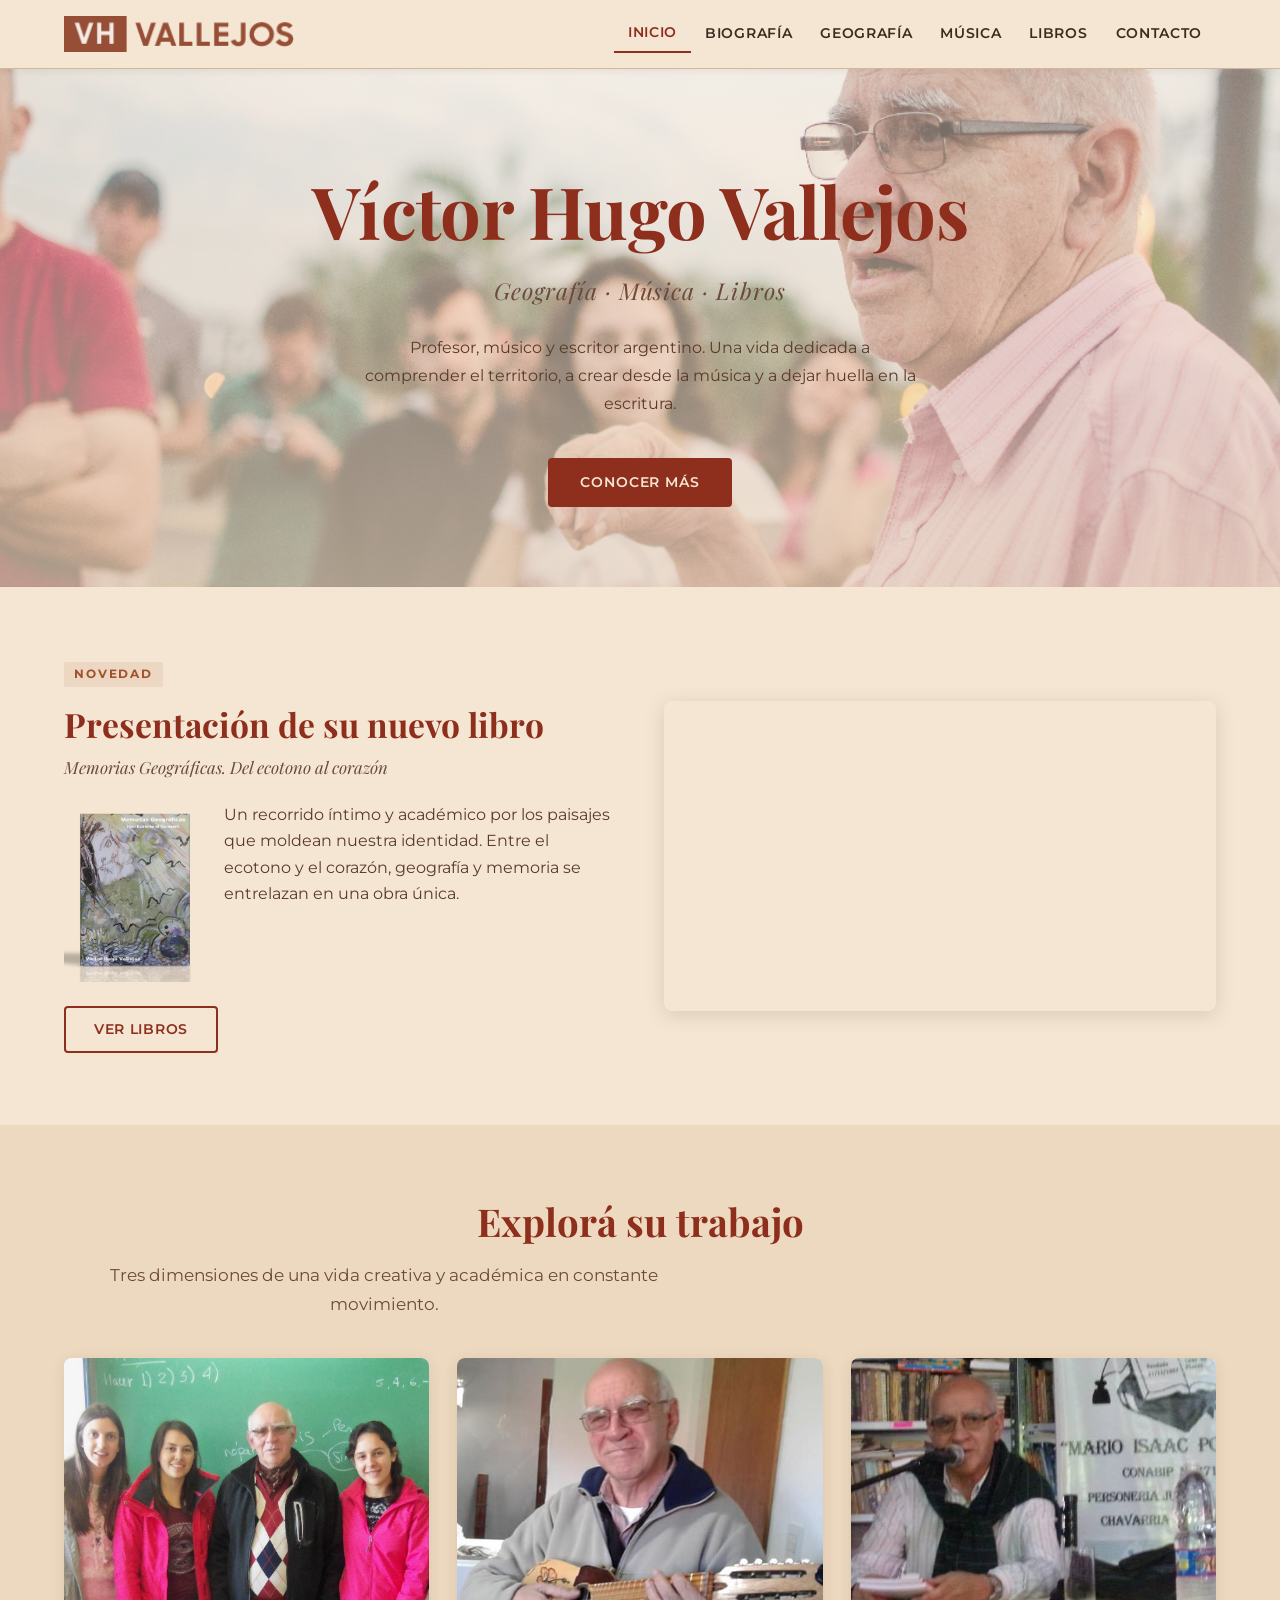
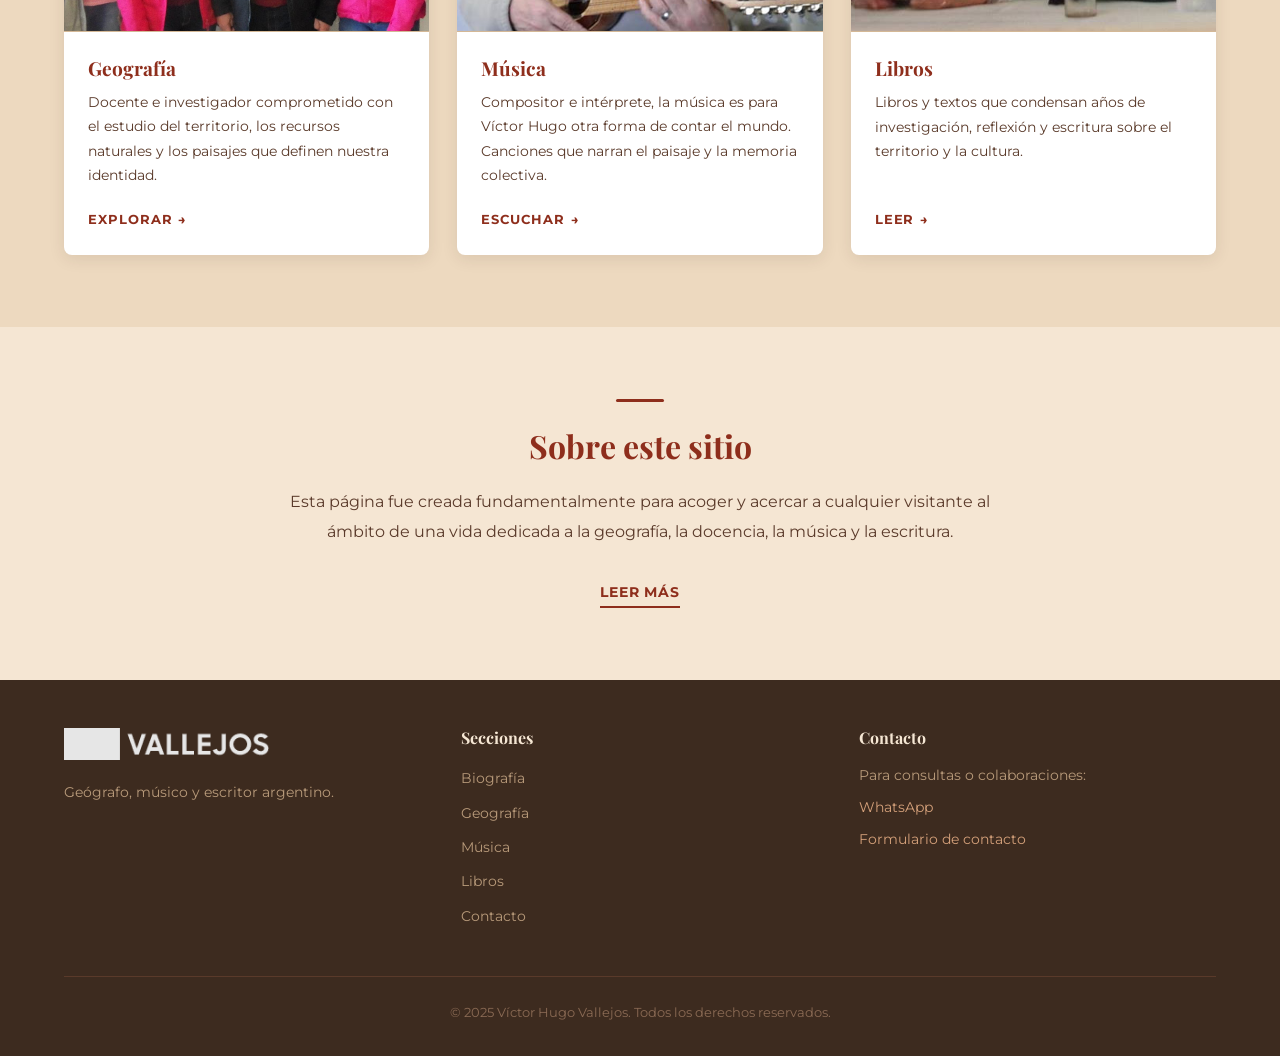
<file: index.html>
<!DOCTYPE html>
<html lang="es">
<head>
  <meta charset="UTF-8" />
  <meta name="viewport" content="width=device-width, initial-scale=1.0" />
  <title>Víctor Hugo Vallejos — Geógrafo, Músico y Escritor</title>
  <meta name="description" content="Sitio personal de Víctor Hugo Vallejos, profesor de geografía, músico y autor argentino. Geografía, música y libros." />
  <link rel="shortcut icon" href="img/favicon2.png" type="image/png" />
  <link rel="apple-touch-icon" href="img/favicon2.png" />
  <meta name="author" content="Víctor Hugo Vallejos" />

  <!-- Open Graph -->
  <meta property="og:title" content="Víctor Hugo Vallejos — Geógrafo, Músico y Escritor" />
  <meta property="og:description" content="Una vida dedicada a la geografía, la docencia, la música y la escritura." />
  <meta property="og:type" content="website" />

  <!-- Google Fonts -->
  <link rel="preconnect" href="https://fonts.googleapis.com" />
  <link rel="preconnect" href="https://fonts.gstatic.com" crossorigin />
  <link href="https://fonts.googleapis.com/css2?family=Playfair+Display:ital,wght@0,400;0,600;0,700;1,400;1,600&family=Montserrat:wght@400;500;600;700&display=swap" rel="stylesheet" />

  <link rel="stylesheet" href="css/styles.css" />
</head>
<body>

  <!-- Skip to main content (accessibility) -->
  <a href="#main-content" class="skip-link">Saltar al contenido principal</a>

  <!-- ===== HEADER ===== -->
  <input type="checkbox" id="nav-toggle" class="nav-toggle" aria-hidden="true" />

  <header class="site-header" role="banner">
    <div class="container header-inner">

      <a href="index.html" class="site-logo" aria-label="VH Vallejos — Inicio">
        <img src="img/vhvalle5.png" alt="VH Vallejos" class="logo-img" />
      </a>

      <label for="nav-toggle" class="nav-toggle-label" aria-label="Abrir menú de navegación">
        <span></span>
        <span></span>
        <span></span>
      </label>

      <nav aria-label="Navegación principal">
        <ul class="main-nav" role="list">
          <li><a href="index.html" class="active" aria-current="page">Inicio</a></li>
          <li><a href="biografia.html">Biografía</a></li>
          <li><a href="geografia.html">Geografía</a></li>
          <li><a href="musica.html">Música</a></li>
          <li><a href="libros.html">Libros</a></li>
          <li><a href="contacto.html">Contacto</a></li>
        </ul>
      </nav>

    </div>
  </header>

  <!-- ===== MAIN ===== -->
  <main id="main-content">

    <!-- ─── HERO ─── -->
    <section class="hero" aria-label="Presentación" data-testid="home-hero-section">
      <div class="container">
        <h1 class="hero-title" data-testid="home-hero-title">Víctor Hugo Vallejos</h1>
        <p class="hero-disciplines" data-testid="home-hero-disciplines">Geografía · Música · Libros</p>
        <p class="hero-tagline">
          Profesor, músico y escritor argentino. Una vida dedicada a comprender
          el territorio, a crear desde la música y a dejar huella en la escritura.
        </p>
        <a href="biografia.html" class="hero-cta" data-testid="home-hero-cta-link">Conocer más</a>
      </div>
    </section>

    <!-- ─── PRESENTACIÓN ─── -->
    <section class="presentacion" aria-labelledby="presentacion-heading" data-testid="home-presentacion-section">
      <div class="container">
        <div class="presentacion-inner">

          <div class="presentacion-text">
            <span class="label">Novedad</span>
            <h2 id="presentacion-heading" data-testid="home-presentacion-title">
              Presentación de su nuevo libro
            </h2>
            <p class="book-subtitle">
              Memorias Geográficas. Del ecotono al corazón
            </p>
            <div class="book-cover-row">
              <img src="img/tapa-memorias.png" alt="Tapa del libro Memorias Geográficas. Del ecotono al corazón" class="book-cover" />
              <p>
                Un recorrido íntimo y académico por los paisajes que moldean
                nuestra identidad. Entre el ecotono y el corazón,
                geografía y memoria se entrelazan en una obra única.
              </p>
            </div>
            <a href="libros.html" class="btn-outline" data-testid="home-presentacion-more-link">
              Ver libros
            </a>
          </div>

          <div class="video-container" data-testid="home-presentacion-video">
            <iframe
              src="https://www.youtube.com/embed/RRUpbRRSups?si=ajOpHUud2SYTenJ1"
              title="Presentación: Memorias Geográficas. Del ecotono al corazón"
              allow="accelerometer; autoplay; clipboard-write; encrypted-media; gyroscope; picture-in-picture"
              allowfullscreen
              loading="lazy"
            ></iframe>
          </div>

        </div>
      </div>
    </section>

    <!-- ─── QUICK LINKS / CARDS ─── -->
    <section class="quick-links" aria-labelledby="quicklinks-heading" data-testid="home-quicklinks-section">
      <div class="container">

        <header class="quick-links-header">
          <h2 id="quicklinks-heading" class="section-title" data-testid="home-quicklinks-title">Explorá su trabajo</h2>
          <p class="section-subtitle">Tres dimensiones de una vida creativa y académica en constante movimiento.</p>
        </header>

        <div class="cards-grid" data-testid="home-cards-grid">

          <!-- Card: Geografía -->
          <article class="card" data-testid="home-card-geografia">
            <div class="card-image">
              <img src="img/Foto-2.jpg" alt="Víctor Hugo Vallejos en una conferencia de geografía" loading="lazy" />
            </div>
            <div class="card-body">
              <h3>Geografía</h3>
              <p>
                Docente e investigador comprometido con el estudio del territorio,
                los recursos naturales y los paisajes que definen nuestra identidad.
              </p>
              <a href="geografia.html" class="card-link" data-testid="home-card-geografia-link">
                Explorar
              </a>
            </div>
          </article>

          <!-- Card: Música -->
          <article class="card" data-testid="home-card-musica">
            <div class="card-image">
              <img src="img/musica2.png" alt="Víctor Hugo Vallejos con un instrumento musical" loading="lazy" />
            </div>
            <div class="card-body">
              <h3>Música</h3>
              <p>
                Compositor e intérprete, la música es para Víctor Hugo otra forma
                de contar el mundo. Canciones que narran el paisaje y la memoria colectiva.
              </p>
              <a href="musica.html" class="card-link" data-testid="home-card-musica-link">
                Escuchar
              </a>
            </div>
          </article>

          <!-- Card: Libros -->
          <article class="card" data-testid="home-card-libros">
            <div class="card-image">
              <img src="img/Literatura-1.png" alt="Víctor Hugo Vallejos en una presentación de libros" loading="lazy" />
            </div>
            <div class="card-body">
              <h3>Libros</h3>
              <p>
                Libros y textos que condensan años de
                investigación, reflexión y escritura sobre el territorio y la cultura.
              </p>
              <a href="libros.html" class="card-link" data-testid="home-card-libros-link">
                Leer
              </a>
            </div>
          </article>

        </div>
      </div>
    </section>

    <!-- ─── ABOUT SNIPPET ─── -->
    <section class="about-snippet" aria-labelledby="about-heading" data-testid="home-about-section">
      <div class="container">
        <div class="about-snippet-inner">
          <span class="ornament" aria-hidden="true"></span>
          <h2 id="about-heading" data-testid="home-about-title">Sobre este sitio</h2>
          <p data-testid="home-about-text">
            Esta página fue creada fundamentalmente para acoger y acercar a cualquier visitante
            al ámbito de una vida dedicada a la geografía, la docencia, la música y la escritura.
          </p>
          <a href="biografia.html" class="btn-link" data-testid="home-about-cta-link">
            Leer más
          </a>
        </div>
      </div>
    </section>

  </main>

  <!-- ===== FOOTER ===== -->
  <footer class="site-footer" role="contentinfo" data-testid="site-footer">
    <div class="container">

      <div class="footer-inner">

        <div class="footer-brand">
          <a href="index.html" class="footer-logo" data-testid="footer-logo-link">
            <img src="img/vhvalle5.png" alt="VH Vallejos" class="footer-logo-img" />
          </a>
          <p>Geógrafo, músico y escritor argentino.</p>
        </div>

        <div class="footer-col">
          <h4>Secciones</h4>
          <ul>
            <li><a href="biografia.html" data-testid="footer-nav-biografia">Biografía</a></li>
            <li><a href="geografia.html" data-testid="footer-nav-geografia">Geografía</a></li>
            <li><a href="musica.html" data-testid="footer-nav-musica">Música</a></li>
            <li><a href="libros.html" data-testid="footer-nav-libros">Libros</a></li>
            <li><a href="contacto.html" data-testid="footer-nav-contacto">Contacto</a></li>
          </ul>
        </div>

        <div class="footer-col footer-contact">
          <h4>Contacto</h4>
          <p>Para consultas o colaboraciones:</p>
          <p>
            <a href="https://wa.me/542214086821" target="_blank" rel="noopener noreferrer" data-testid="footer-whatsapp-link">
              WhatsApp
            </a>
          </p>
          <p>
            <a href="contacto.html" data-testid="footer-contact-link">Formulario de contacto</a>
          </p>
        </div>

      </div>

      <div class="footer-bottom" data-testid="footer-copyright">
        <p>&copy; 2025 Víctor Hugo Vallejos. Todos los derechos reservados.</p>
      </div>

    </div>
  </footer>

</body>
</html>
</file>
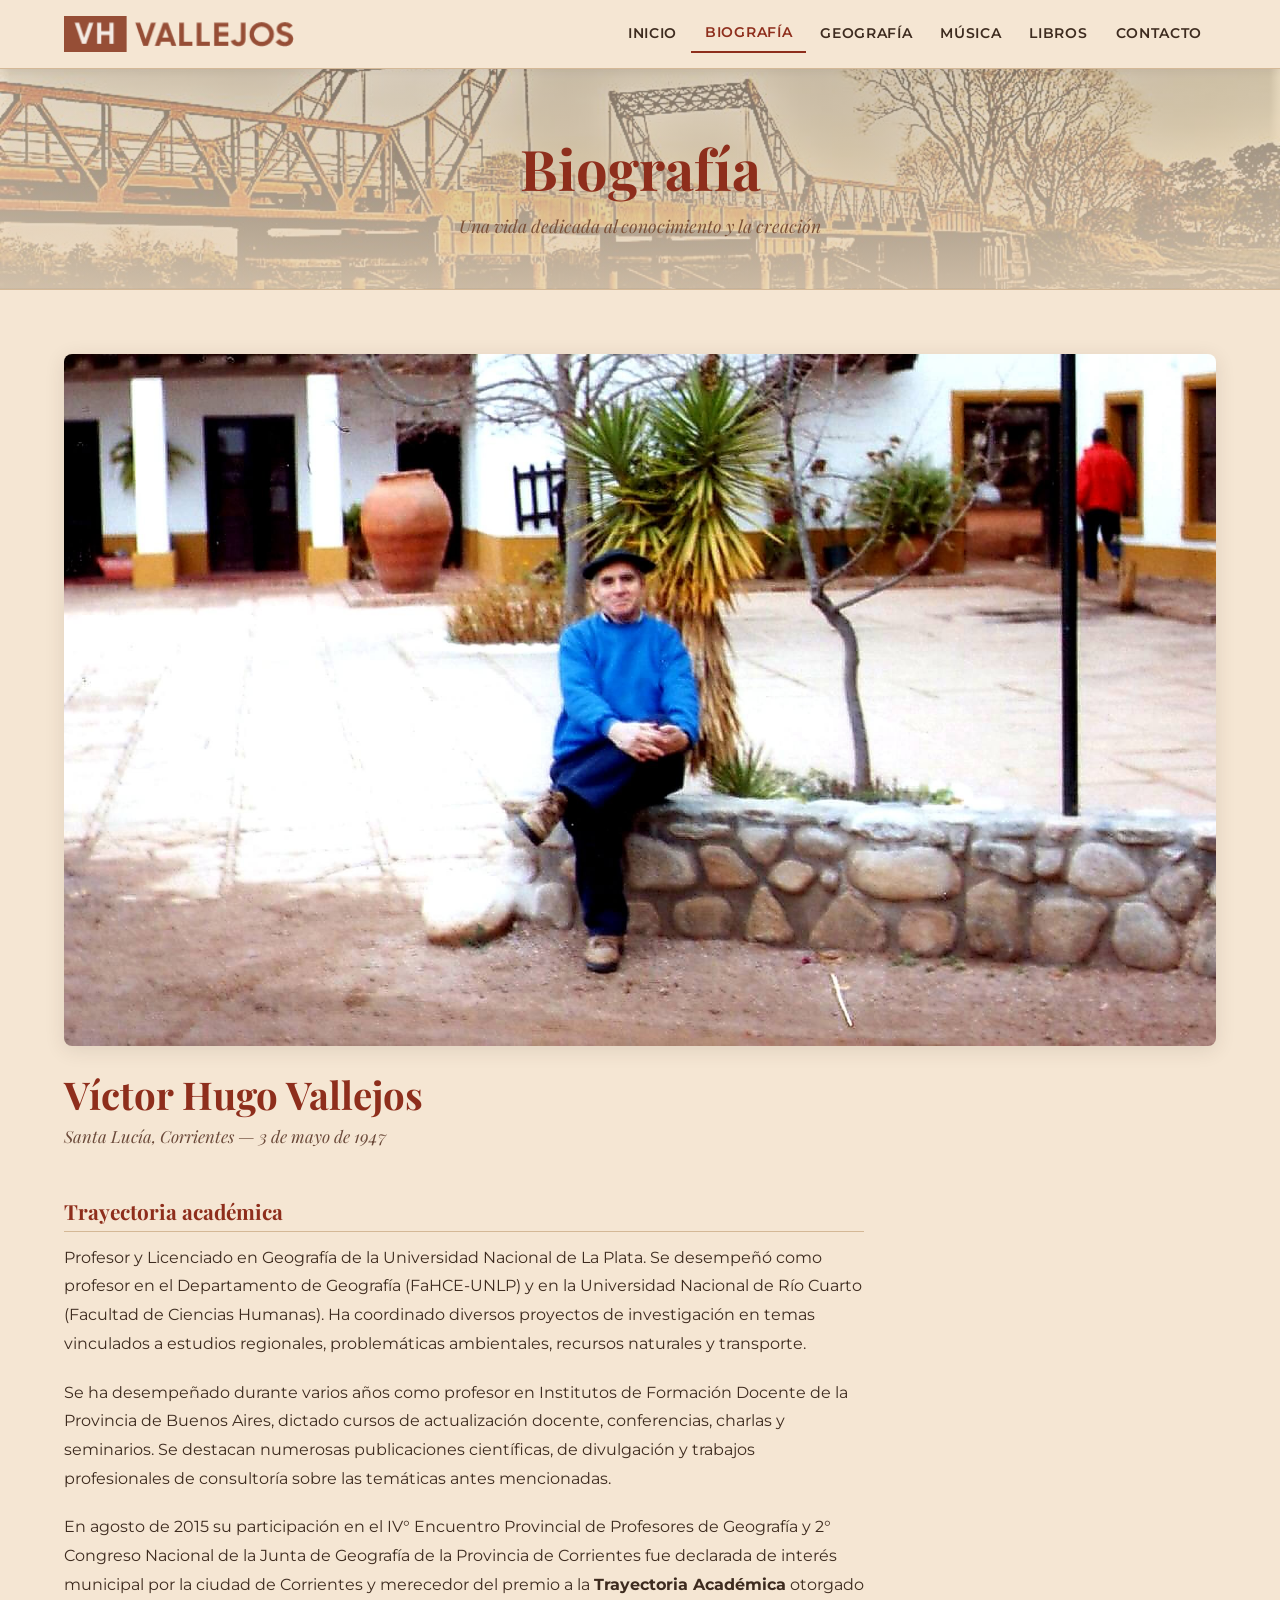
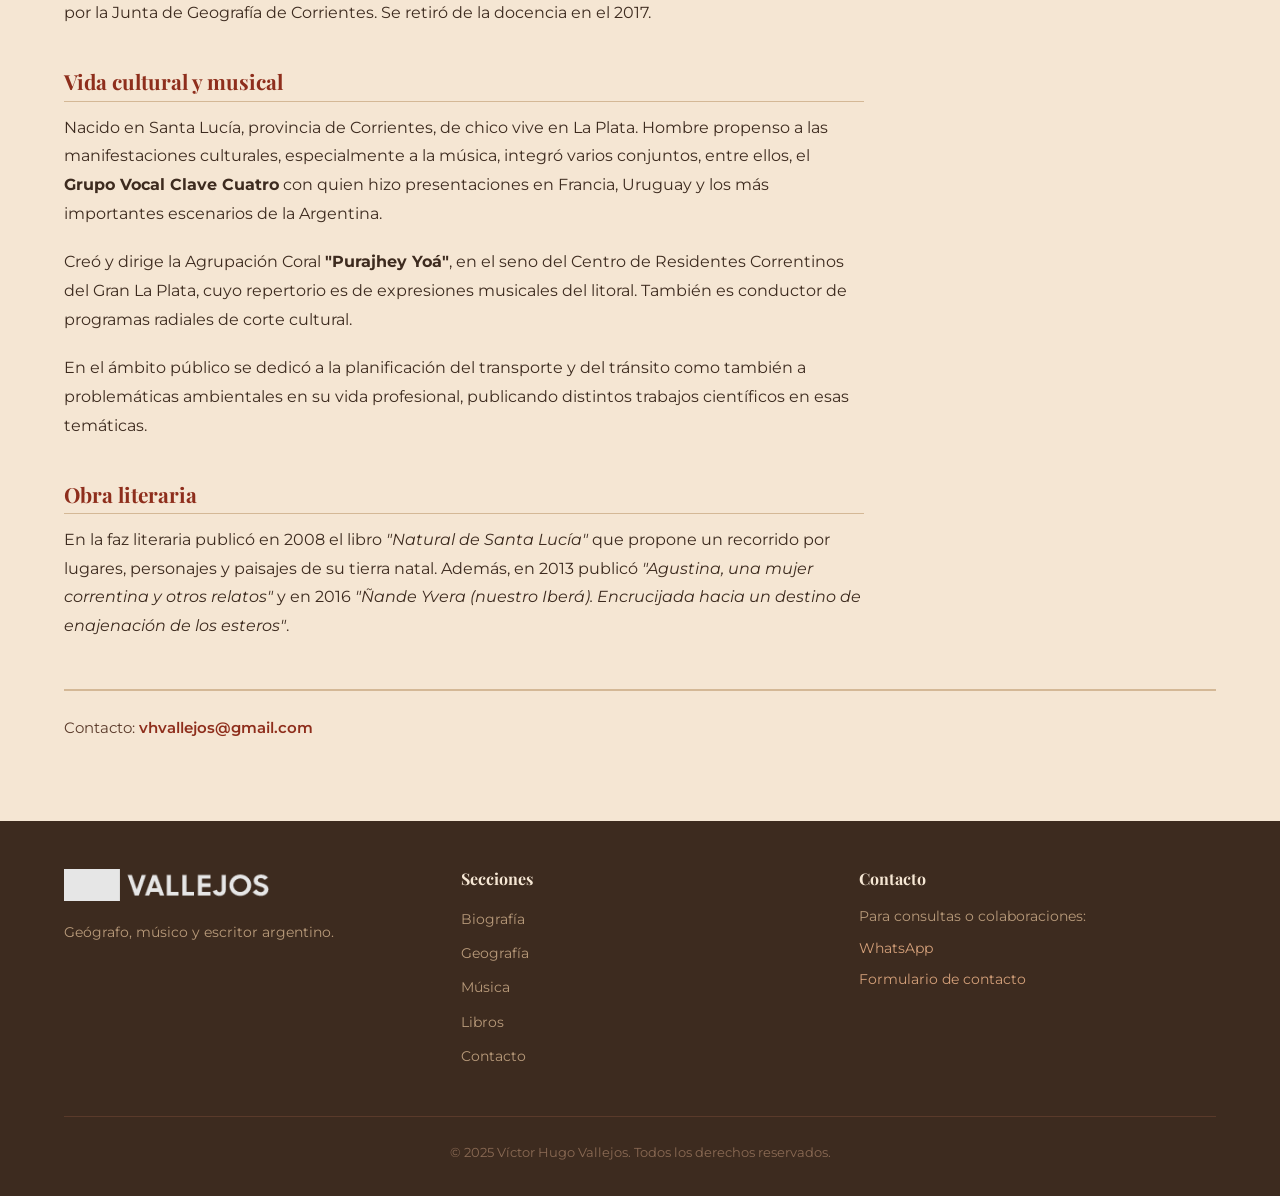
<file: biografia.html>
<!DOCTYPE html>
<html lang="es">
<head>
  <meta charset="UTF-8" />
  <meta name="viewport" content="width=device-width, initial-scale=1.0" />
  <title>Biografía — Víctor Hugo Vallejos</title>
  <meta name="description" content="Biografía de Víctor Hugo Vallejos, profesor de geografía, músico y autor argentino." />

  <link rel="preconnect" href="https://fonts.googleapis.com" />
  <link rel="preconnect" href="https://fonts.gstatic.com" crossorigin />
  <link href="https://fonts.googleapis.com/css2?family=Playfair+Display:ital,wght@0,400;0,600;0,700;1,400;1,600&family=Montserrat:wght@400;500;600;700&display=swap" rel="stylesheet" />

  <link rel="shortcut icon" href="img/favicon2.png" type="image/png" />
  <link rel="apple-touch-icon" href="img/favicon2.png" />
  <link rel="stylesheet" href="css/styles.css" />
</head>
<body>

  <a href="#main-content" class="skip-link">Saltar al contenido principal</a>

  <!-- ===== HEADER ===== -->
  <input type="checkbox" id="nav-toggle" class="nav-toggle" aria-hidden="true" />

  <header class="site-header" role="banner">
    <div class="container header-inner">

      <a href="index.html" class="site-logo" aria-label="VH Vallejos — Inicio">
        <img src="img/vhvalle5.png" alt="VH Vallejos" class="logo-img" />
      </a>

      <label for="nav-toggle" class="nav-toggle-label" aria-label="Abrir menú de navegación">
        <span></span>
        <span></span>
        <span></span>
      </label>

      <nav aria-label="Navegación principal">
        <ul class="main-nav" role="list">
          <li><a href="index.html">Inicio</a></li>
          <li><a href="biografia.html" class="active" aria-current="page">Biografía</a></li>
          <li><a href="geografia.html">Geografía</a></li>
          <li><a href="musica.html">Música</a></li>
          <li><a href="libros.html">Libros</a></li>
          <li><a href="contacto.html">Contacto</a></li>
        </ul>
      </nav>

    </div>
  </header>

  <!-- ===== MAIN ===== -->
  <main id="main-content">

    <section class="page-hero bio-hero" aria-label="Encabezado de sección" data-testid="biografia-hero-section">
      <div class="container">
        <h1 data-testid="biografia-page-title">Biografía</h1>
        <p class="page-subtitle">Una vida dedicada al conocimiento y la creación</p>
      </div>
    </section>

    <section class="page-content" aria-label="Contenido de biografía" data-testid="biografia-content-section">
      <div class="container">

        <div class="bio-intro">
          <figure class="bio-image">
            <img src="img/bio-2.jpg" alt="Paisaje del Litoral argentino — puente sobre el río" />
          </figure>
          <div class="bio-header">
            <h2>Víctor Hugo Vallejos</h2>
            <p class="bio-origin">Santa Lucía, Corrientes — 3 de mayo de 1947</p>
          </div>
        </div>

        <article class="bio-text">

          <h3>Trayectoria académica</h3>
          <p>
            Profesor y Licenciado en Geografía de la Universidad Nacional de La Plata.
            Se desempeñó como profesor en el Departamento de Geografía (FaHCE-UNLP) y en
            la Universidad Nacional de Río Cuarto (Facultad de Ciencias Humanas). Ha coordinado
            diversos proyectos de investigación en temas vinculados a estudios regionales,
            problemáticas ambientales, recursos naturales y transporte.
          </p>
          <p>
            Se ha desempeñado durante varios años como profesor en Institutos de Formación Docente
            de la Provincia de Buenos Aires, dictado cursos de actualización docente, conferencias,
            charlas y seminarios. Se destacan numerosas publicaciones científicas, de divulgación y
            trabajos profesionales de consultoría sobre las temáticas antes mencionadas.
          </p>
          <p>
            En agosto de 2015 su participación en el IV° Encuentro Provincial de Profesores de
            Geografía y 2° Congreso Nacional de la Junta de Geografía de la Provincia de Corrientes
            fue declarada de interés municipal por la ciudad de Corrientes y merecedor del premio a
            la <strong>Trayectoria Académica</strong> otorgado por la Junta de Geografía de Corrientes.
            Se retiró de la docencia en el 2017.
          </p>

          <h3>Vida cultural y musical</h3>
          <p>
            Nacido en Santa Lucía, provincia de Corrientes, de chico vive en La Plata. Hombre propenso
            a las manifestaciones culturales, especialmente a la música, integró varios conjuntos, entre
            ellos, el <strong>Grupo Vocal Clave Cuatro</strong> con quien hizo presentaciones en Francia,
            Uruguay y los más importantes escenarios de la Argentina.
          </p>
          <p>
            Creó y dirige la Agrupación Coral <strong>"Purajhey Yoá"</strong>, en el seno del Centro
            de Residentes Correntinos del Gran La Plata, cuyo repertorio es de expresiones musicales del
            litoral. También es conductor de programas radiales de corte cultural.
          </p>
          <p>
            En el ámbito público se dedicó a la planificación del transporte y del tránsito como también
            a problemáticas ambientales en su vida profesional, publicando distintos trabajos científicos
            en esas temáticas.
          </p>

          <h3>Obra literaria</h3>
          <p>
            En la faz literaria publicó en 2008 el libro <em>"Natural de Santa Lucía"</em> que propone
            un recorrido por lugares, personajes y paisajes de su tierra natal. Además, en 2013 publicó
            <em>"Agustina, una mujer correntina y otros relatos"</em> y en 2016
            <em>"Ñande Yvera (nuestro Iberá). Encrucijada hacia un destino de enajenación de los esteros"</em>.
          </p>

        </article>

        <aside class="bio-contact">
          <p>Contacto: <a href="mailto:vhvallejos@gmail.com">vhvallejos@gmail.com</a></p>
        </aside>

      </div>
    </section>

  </main>

  <!-- ===== FOOTER ===== -->
  <footer class="site-footer" role="contentinfo" data-testid="site-footer">
    <div class="container">

      <div class="footer-inner">

        <div class="footer-brand">
          <a href="index.html" class="footer-logo" data-testid="footer-logo-link">
            <img src="img/vhvalle5.png" alt="VH Vallejos" class="footer-logo-img" />
          </a>
          <p>Geógrafo, músico y escritor argentino.</p>
        </div>

        <div class="footer-col">
          <h4>Secciones</h4>
          <ul>
            <li><a href="biografia.html">Biografía</a></li>
            <li><a href="geografia.html">Geografía</a></li>
            <li><a href="musica.html">Música</a></li>
            <li><a href="libros.html">Libros</a></li>
            <li><a href="contacto.html">Contacto</a></li>
          </ul>
        </div>

        <div class="footer-col footer-contact">
          <h4>Contacto</h4>
          <p>Para consultas o colaboraciones:</p>
          <p>
            <a href="https://wa.me/542214086821" target="_blank" rel="noopener noreferrer">
              WhatsApp
            </a>
          </p>
          <p><a href="contacto.html">Formulario de contacto</a></p>
        </div>

      </div>

      <div class="footer-bottom" data-testid="footer-copyright">
        <p>&copy; 2025 Víctor Hugo Vallejos. Todos los derechos reservados.</p>
      </div>

    </div>
  </footer>

</body>
</html>
</file>
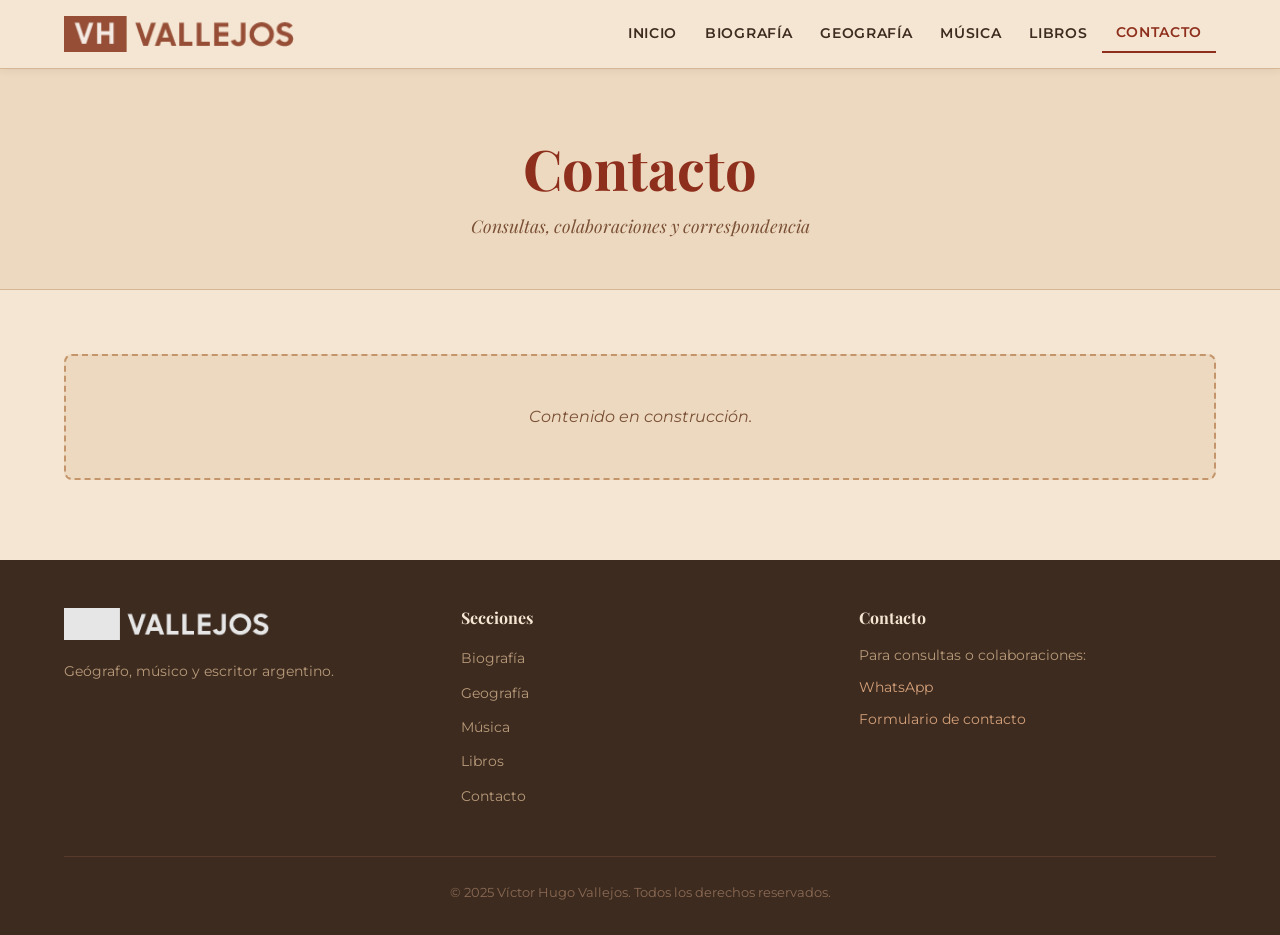
<file: contacto.html>
<!DOCTYPE html>
<html lang="es">
<head>
  <meta charset="UTF-8" />
  <meta name="viewport" content="width=device-width, initial-scale=1.0" />
  <title>Contacto — Víctor Hugo Vallejos</title>
  <meta name="description" content="Contacto con Víctor Hugo Vallejos, geógrafo, músico y escritor argentino." />

  <link rel="preconnect" href="https://fonts.googleapis.com" />
  <link rel="preconnect" href="https://fonts.gstatic.com" crossorigin />
  <link href="https://fonts.googleapis.com/css2?family=Playfair+Display:ital,wght@0,400;0,600;0,700;1,400;1,600&family=Montserrat:wght@400;500;600;700&display=swap" rel="stylesheet" />

  <link rel="shortcut icon" href="img/favicon2.png" type="image/png" />
  <link rel="apple-touch-icon" href="img/favicon2.png" />
  <link rel="stylesheet" href="css/styles.css" />
</head>
<body>

  <a href="#main-content" class="skip-link">Saltar al contenido principal</a>

  <!-- ===== HEADER ===== -->
  <input type="checkbox" id="nav-toggle" class="nav-toggle" aria-hidden="true" />

  <header class="site-header" role="banner">
    <div class="container header-inner">

      <a href="index.html" class="site-logo" aria-label="VH Vallejos — Inicio">
        <img src="img/vhvalle5.png" alt="VH Vallejos" class="logo-img" />
      </a>

      <label for="nav-toggle" class="nav-toggle-label" aria-label="Abrir menú de navegación">
        <span></span>
        <span></span>
        <span></span>
      </label>

      <nav aria-label="Navegación principal">
        <ul class="main-nav" role="list">
          <li><a href="index.html">Inicio</a></li>
          <li><a href="biografia.html">Biografía</a></li>
          <li><a href="geografia.html">Geografía</a></li>
          <li><a href="musica.html">Música</a></li>
          <li><a href="libros.html">Libros</a></li>
          <li><a href="contacto.html" class="active" aria-current="page">Contacto</a></li>
        </ul>
      </nav>

    </div>
  </header>

  <!-- ===== MAIN ===== -->
  <main id="main-content">

    <section class="page-hero" aria-label="Encabezado de sección" data-testid="contacto-hero-section">
      <div class="container">
        <h1 data-testid="contacto-page-title">Contacto</h1>
        <p class="page-subtitle">Consultas, colaboraciones y correspondencia</p>
      </div>
    </section>

    <section class="page-content" aria-label="Contenido de contacto" data-testid="contacto-content-section">
      <div class="container">
        <div class="placeholder-block" data-testid="contacto-placeholder">
          <p>Contenido en construcción.</p>
        </div>
      </div>
    </section>

  </main>

  <!-- ===== FOOTER ===== -->
  <footer class="site-footer" role="contentinfo" data-testid="site-footer">
    <div class="container">

      <div class="footer-inner">

        <div class="footer-brand">
          <a href="index.html" class="footer-logo" data-testid="footer-logo-link">
            <img src="img/vhvalle5.png" alt="VH Vallejos" class="footer-logo-img" />
          </a>
          <p>Geógrafo, músico y escritor argentino.</p>
        </div>

        <div class="footer-col">
          <h4>Secciones</h4>
          <ul>
            <li><a href="biografia.html">Biografía</a></li>
            <li><a href="geografia.html">Geografía</a></li>
            <li><a href="musica.html">Música</a></li>
            <li><a href="libros.html">Libros</a></li>
            <li><a href="contacto.html">Contacto</a></li>
          </ul>
        </div>

        <div class="footer-col footer-contact">
          <h4>Contacto</h4>
          <p>Para consultas o colaboraciones:</p>
          <p>
            <a href="https://wa.me/542214086821" target="_blank" rel="noopener noreferrer">
              WhatsApp
            </a>
          </p>
          <p><a href="contacto.html">Formulario de contacto</a></p>
        </div>

      </div>

      <div class="footer-bottom" data-testid="footer-copyright">
        <p>&copy; 2025 Víctor Hugo Vallejos. Todos los derechos reservados.</p>
      </div>

    </div>
  </footer>

</body>
</html>
</file>
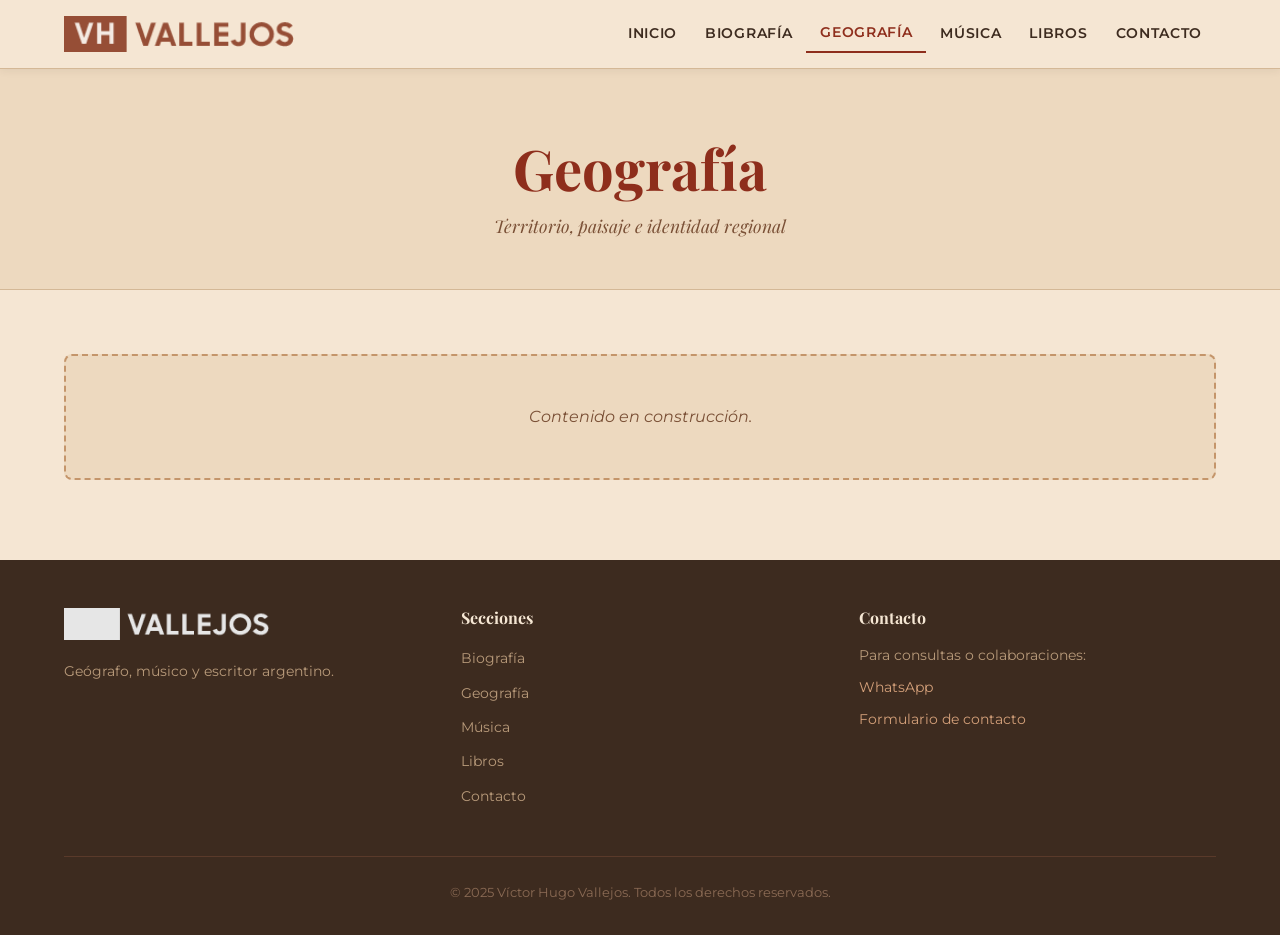
<file: geografia.html>
<!DOCTYPE html>
<html lang="es">
<head>
  <meta charset="UTF-8" />
  <meta name="viewport" content="width=device-width, initial-scale=1.0" />
  <title>Geografía — Víctor Hugo Vallejos</title>
  <meta name="description" content="Trabajo geográfico de Víctor Hugo Vallejos. Investigación, docencia y territorio patagónico." />

  <link rel="preconnect" href="https://fonts.googleapis.com" />
  <link rel="preconnect" href="https://fonts.gstatic.com" crossorigin />
  <link href="https://fonts.googleapis.com/css2?family=Playfair+Display:ital,wght@0,400;0,600;0,700;1,400;1,600&family=Montserrat:wght@400;500;600;700&display=swap" rel="stylesheet" />

  <link rel="shortcut icon" href="img/favicon2.png" type="image/png" />
  <link rel="apple-touch-icon" href="img/favicon2.png" />
  <link rel="stylesheet" href="css/styles.css" />
</head>
<body>

  <a href="#main-content" class="skip-link">Saltar al contenido principal</a>

  <!-- ===== HEADER ===== -->
  <input type="checkbox" id="nav-toggle" class="nav-toggle" aria-hidden="true" />

  <header class="site-header" role="banner">
    <div class="container header-inner">

      <a href="index.html" class="site-logo" aria-label="VH Vallejos — Inicio">
        <img src="img/vhvalle5.png" alt="VH Vallejos" class="logo-img" />
      </a>

      <label for="nav-toggle" class="nav-toggle-label" aria-label="Abrir menú de navegación">
        <span></span>
        <span></span>
        <span></span>
      </label>

      <nav aria-label="Navegación principal">
        <ul class="main-nav" role="list">
          <li><a href="index.html">Inicio</a></li>
          <li><a href="biografia.html">Biografía</a></li>
          <li><a href="geografia.html" class="active" aria-current="page">Geografía</a></li>
          <li><a href="musica.html">Música</a></li>
          <li><a href="libros.html">Libros</a></li>
          <li><a href="contacto.html">Contacto</a></li>
        </ul>
      </nav>

    </div>
  </header>

  <!-- ===== MAIN ===== -->
  <main id="main-content">

    <section class="page-hero" aria-label="Encabezado de sección" data-testid="geografia-hero-section">
      <div class="container">
        <h1 data-testid="geografia-page-title">Geografía</h1>
        <p class="page-subtitle">Territorio, paisaje e identidad regional</p>
      </div>
    </section>

    <section class="page-content" aria-label="Contenido de geografía" data-testid="geografia-content-section">
      <div class="container">
        <div class="placeholder-block" data-testid="geografia-placeholder">
          <p>Contenido en construcción.</p>
        </div>
      </div>
    </section>

  </main>

  <!-- ===== FOOTER ===== -->
  <footer class="site-footer" role="contentinfo" data-testid="site-footer">
    <div class="container">

      <div class="footer-inner">

        <div class="footer-brand">
          <a href="index.html" class="footer-logo" data-testid="footer-logo-link">
            <img src="img/vhvalle5.png" alt="VH Vallejos" class="footer-logo-img" />
          </a>
          <p>Geógrafo, músico y escritor argentino.</p>
        </div>

        <div class="footer-col">
          <h4>Secciones</h4>
          <ul>
            <li><a href="biografia.html">Biografía</a></li>
            <li><a href="geografia.html">Geografía</a></li>
            <li><a href="musica.html">Música</a></li>
            <li><a href="libros.html">Libros</a></li>
            <li><a href="contacto.html">Contacto</a></li>
          </ul>
        </div>

        <div class="footer-col footer-contact">
          <h4>Contacto</h4>
          <p>Para consultas o colaboraciones:</p>
          <p>
            <a href="https://wa.me/542214086821" target="_blank" rel="noopener noreferrer">
              WhatsApp
            </a>
          </p>
          <p><a href="contacto.html">Formulario de contacto</a></p>
        </div>

      </div>

      <div class="footer-bottom" data-testid="footer-copyright">
        <p>&copy; 2025 Víctor Hugo Vallejos. Todos los derechos reservados.</p>
      </div>

    </div>
  </footer>

</body>
</html>
</file>
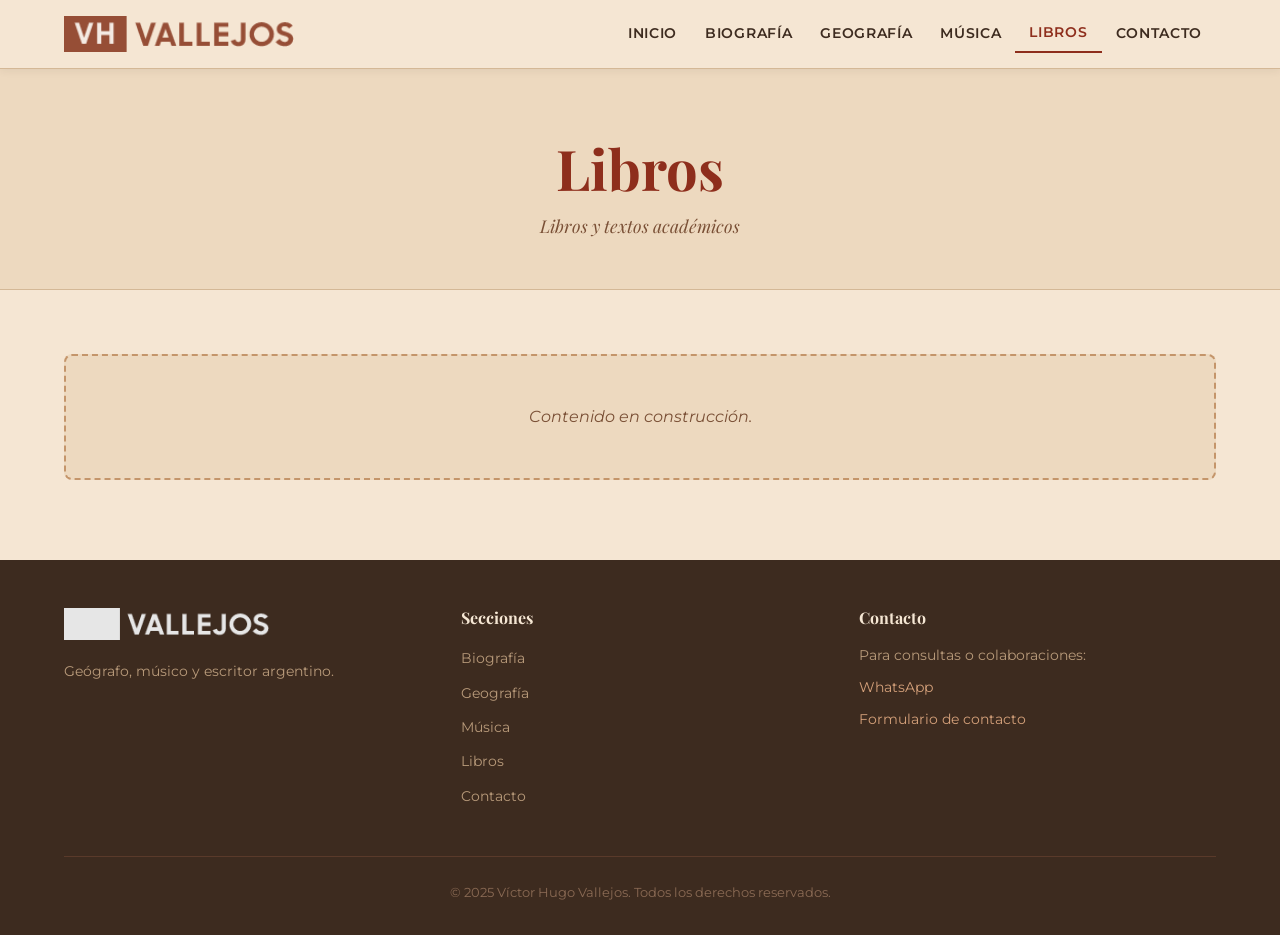
<file: libros.html>
<!DOCTYPE html>
<html lang="es">
<head>
  <meta charset="UTF-8" />
  <meta name="viewport" content="width=device-width, initial-scale=1.0" />
  <title>Libros — Víctor Hugo Vallejos</title>
  <meta name="description" content="Libros y publicaciones de Víctor Hugo Vallejos, geógrafo y escritor argentino." />

  <link rel="preconnect" href="https://fonts.googleapis.com" />
  <link rel="preconnect" href="https://fonts.gstatic.com" crossorigin />
  <link href="https://fonts.googleapis.com/css2?family=Playfair+Display:ital,wght@0,400;0,600;0,700;1,400;1,600&family=Montserrat:wght@400;500;600;700&display=swap" rel="stylesheet" />

  <link rel="shortcut icon" href="img/favicon2.png" type="image/png" />
  <link rel="apple-touch-icon" href="img/favicon2.png" />
  <link rel="stylesheet" href="css/styles.css" />
</head>
<body>

  <a href="#main-content" class="skip-link">Saltar al contenido principal</a>

  <!-- ===== HEADER ===== -->
  <input type="checkbox" id="nav-toggle" class="nav-toggle" aria-hidden="true" />

  <header class="site-header" role="banner">
    <div class="container header-inner">

      <a href="index.html" class="site-logo" aria-label="VH Vallejos — Inicio">
        <img src="img/vhvalle5.png" alt="VH Vallejos" class="logo-img" />
      </a>

      <label for="nav-toggle" class="nav-toggle-label" aria-label="Abrir menú de navegación">
        <span></span>
        <span></span>
        <span></span>
      </label>

      <nav aria-label="Navegación principal">
        <ul class="main-nav" role="list">
          <li><a href="index.html">Inicio</a></li>
          <li><a href="biografia.html">Biografía</a></li>
          <li><a href="geografia.html">Geografía</a></li>
          <li><a href="musica.html">Música</a></li>
          <li><a href="libros.html" class="active" aria-current="page">Libros</a></li>
          <li><a href="contacto.html">Contacto</a></li>
        </ul>
      </nav>

    </div>
  </header>

  <!-- ===== MAIN ===== -->
  <main id="main-content">

    <section class="page-hero" aria-label="Encabezado de sección" data-testid="publicaciones-hero-section">
      <div class="container">
        <h1 data-testid="libros-page-title">Libros</h1>
        <p class="page-subtitle">Libros y textos académicos</p>
      </div>
    </section>

    <section class="page-content" aria-label="Contenido de publicaciones" data-testid="publicaciones-content-section">
      <div class="container">
        <div class="placeholder-block" data-testid="publicaciones-placeholder">
          <p>Contenido en construcción.</p>
        </div>
      </div>
    </section>

  </main>

  <!-- ===== FOOTER ===== -->
  <footer class="site-footer" role="contentinfo" data-testid="site-footer">
    <div class="container">

      <div class="footer-inner">

        <div class="footer-brand">
          <a href="index.html" class="footer-logo" data-testid="footer-logo-link">
            <img src="img/vhvalle5.png" alt="VH Vallejos" class="footer-logo-img" />
          </a>
          <p>Geógrafo, músico y escritor argentino.</p>
        </div>

        <div class="footer-col">
          <h4>Secciones</h4>
          <ul>
            <li><a href="biografia.html">Biografía</a></li>
            <li><a href="geografia.html">Geografía</a></li>
            <li><a href="musica.html">Música</a></li>
            <li><a href="libros.html">Libros</a></li>
            <li><a href="contacto.html">Contacto</a></li>
          </ul>
        </div>

        <div class="footer-col footer-contact">
          <h4>Contacto</h4>
          <p>Para consultas o colaboraciones:</p>
          <p>
            <a href="https://wa.me/542214086821" target="_blank" rel="noopener noreferrer">
              WhatsApp
            </a>
          </p>
          <p><a href="contacto.html">Formulario de contacto</a></p>
        </div>

      </div>

      <div class="footer-bottom" data-testid="footer-copyright">
        <p>&copy; 2025 Víctor Hugo Vallejos. Todos los derechos reservados.</p>
      </div>

    </div>
  </footer>

</body>
</html>
</file>
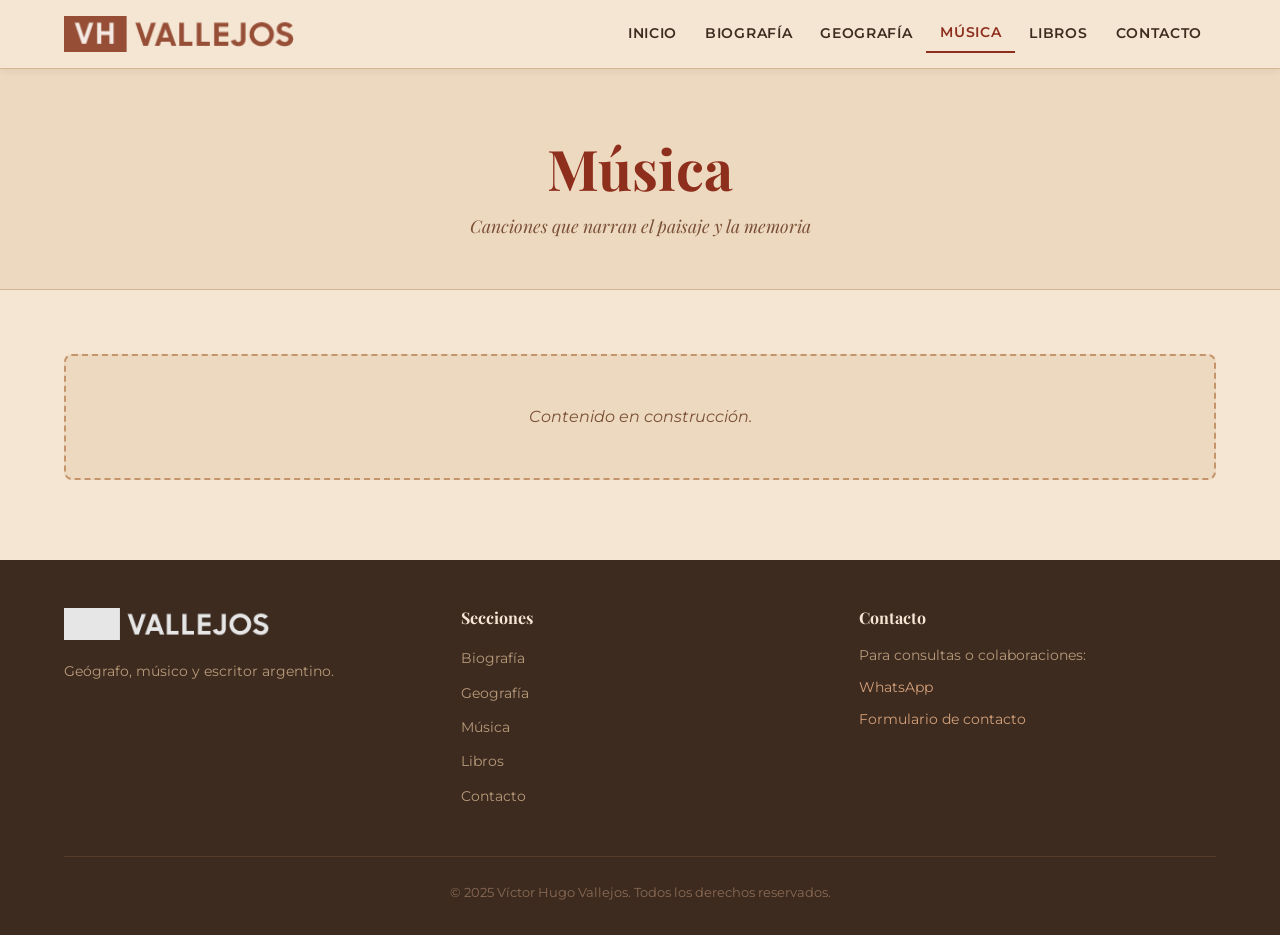
<file: musica.html>
<!DOCTYPE html>
<html lang="es">
<head>
  <meta charset="UTF-8" />
  <meta name="viewport" content="width=device-width, initial-scale=1.0" />
  <title>Música — Víctor Hugo Vallejos</title>
  <meta name="description" content="Obra musical de Víctor Hugo Vallejos. Compositor e intérprete argentino." />

  <link rel="preconnect" href="https://fonts.googleapis.com" />
  <link rel="preconnect" href="https://fonts.gstatic.com" crossorigin />
  <link href="https://fonts.googleapis.com/css2?family=Playfair+Display:ital,wght@0,400;0,600;0,700;1,400;1,600&family=Montserrat:wght@400;500;600;700&display=swap" rel="stylesheet" />

  <link rel="shortcut icon" href="img/favicon2.png" type="image/png" />
  <link rel="apple-touch-icon" href="img/favicon2.png" />
  <link rel="stylesheet" href="css/styles.css" />
</head>
<body>

  <a href="#main-content" class="skip-link">Saltar al contenido principal</a>

  <!-- ===== HEADER ===== -->
  <input type="checkbox" id="nav-toggle" class="nav-toggle" aria-hidden="true" />

  <header class="site-header" role="banner">
    <div class="container header-inner">

      <a href="index.html" class="site-logo" aria-label="VH Vallejos — Inicio">
        <img src="img/vhvalle5.png" alt="VH Vallejos" class="logo-img" />
      </a>

      <label for="nav-toggle" class="nav-toggle-label" aria-label="Abrir menú de navegación">
        <span></span>
        <span></span>
        <span></span>
      </label>

      <nav aria-label="Navegación principal">
        <ul class="main-nav" role="list">
          <li><a href="index.html">Inicio</a></li>
          <li><a href="biografia.html">Biografía</a></li>
          <li><a href="geografia.html">Geografía</a></li>
          <li><a href="musica.html" class="active" aria-current="page">Música</a></li>
          <li><a href="libros.html">Libros</a></li>
          <li><a href="contacto.html">Contacto</a></li>
        </ul>
      </nav>

    </div>
  </header>

  <!-- ===== MAIN ===== -->
  <main id="main-content">

    <section class="page-hero" aria-label="Encabezado de sección" data-testid="musica-hero-section">
      <div class="container">
        <h1 data-testid="musica-page-title">Música</h1>
        <p class="page-subtitle">Canciones que narran el paisaje y la memoria</p>
      </div>
    </section>

    <section class="page-content" aria-label="Contenido de música" data-testid="musica-content-section">
      <div class="container">
        <div class="placeholder-block" data-testid="musica-placeholder">
          <p>Contenido en construcción.</p>
        </div>
      </div>
    </section>

  </main>

  <!-- ===== FOOTER ===== -->
  <footer class="site-footer" role="contentinfo" data-testid="site-footer">
    <div class="container">

      <div class="footer-inner">

        <div class="footer-brand">
          <a href="index.html" class="footer-logo" data-testid="footer-logo-link">
            <img src="img/vhvalle5.png" alt="VH Vallejos" class="footer-logo-img" />
          </a>
          <p>Geógrafo, músico y escritor argentino.</p>
        </div>

        <div class="footer-col">
          <h4>Secciones</h4>
          <ul>
            <li><a href="biografia.html">Biografía</a></li>
            <li><a href="geografia.html">Geografía</a></li>
            <li><a href="musica.html">Música</a></li>
            <li><a href="libros.html">Libros</a></li>
            <li><a href="contacto.html">Contacto</a></li>
          </ul>
        </div>

        <div class="footer-col footer-contact">
          <h4>Contacto</h4>
          <p>Para consultas o colaboraciones:</p>
          <p>
            <a href="https://wa.me/542214086821" target="_blank" rel="noopener noreferrer">
              WhatsApp
            </a>
          </p>
          <p><a href="contacto.html">Formulario de contacto</a></p>
        </div>

      </div>

      <div class="footer-bottom" data-testid="footer-copyright">
        <p>&copy; 2025 Víctor Hugo Vallejos. Todos los derechos reservados.</p>
      </div>

    </div>
  </footer>

</body>
</html>
</file>
<file: css/styles.css>
/* ============================================
   VH VALLEJOS — Main Stylesheet
   Palette: beige / burgundy / dark brown
   ============================================ */

/* ---------- Reset & Base ---------- */
*, *::before, *::after {
  box-sizing: border-box;
  margin: 0;
  padding: 0;
}

html {
  scroll-behavior: smooth;
  font-size: 16px;
}

body {
  background-color: #F5E6D3;
  color: #3D2B1F;
  font-family: 'Montserrat', sans-serif;
  line-height: 1.7;
}

img {
  max-width: 100%;
  display: block;
}

a {
  color: #8E2E1C;
  text-decoration: none;
  transition: color 0.25s ease;
}

a:hover,
a:focus {
  color: #A0522D;
  text-decoration: underline;
}

h1, h2, h3, h4 {
  font-family: 'Playfair Display', serif;
  color: #8E2E1C;
  line-height: 1.25;
}

/* ---------- Layout Utility ---------- */
.container {
  max-width: 1200px;
  margin: 0 auto;
  padding: 0 24px;
}

.section-title {
  font-size: clamp(1.6rem, 3vw, 2.4rem);
  margin-bottom: 1rem;
}

.section-subtitle {
  font-size: 1.05rem;
  color: #6B4A3A;
  margin-bottom: 2.5rem;
  max-width: 640px;
}

/* ---------- Header / Nav ---------- */
.site-header {
  position: sticky;
  top: 0;
  z-index: 100;
  background-color: #F5E6D3;
  border-bottom: 1px solid #D4B896;
  box-shadow: 0 2px 8px rgba(61, 43, 31, 0.07);
}

.header-inner {
  display: flex;
  align-items: center;
  justify-content: space-between;
  height: 68px;
}

/* Logo */
.site-logo {
  display: flex;
  align-items: center;
  text-decoration: none;
  flex-shrink: 0;
}

.site-logo:hover,
.site-logo:focus {
  text-decoration: none;
  opacity: 0.85;
}

.logo-img {
  height: 36px;
  width: auto;
}

/* Desktop Nav */
.main-nav {
  display: flex;
  align-items: center;
  gap: 0;
  list-style: none;
}

.main-nav li a {
  display: block;
  padding: 6px 14px;
  font-size: 0.85rem;
  font-weight: 600;
  letter-spacing: 0.05em;
  text-transform: uppercase;
  color: #3D2B1F;
  border-radius: 4px;
  transition: color 0.2s, background-color 0.2s;
}

.main-nav li a:hover,
.main-nav li a:focus {
  color: #8E2E1C;
  background-color: rgba(142, 46, 28, 0.08);
  text-decoration: none;
}

.main-nav li a.active {
  color: #8E2E1C;
  border-bottom: 2px solid #8E2E1C;
  border-radius: 0;
}

/* ---------- CSS-only Hamburger ---------- */
.nav-toggle {
  display: none;
}

.nav-toggle-label {
  display: none;
  flex-direction: column;
  gap: 5px;
  cursor: pointer;
  padding: 8px;
  border-radius: 4px;
  transition: background-color 0.2s;
}

.nav-toggle-label:hover {
  background-color: rgba(142, 46, 28, 0.1);
}

.nav-toggle-label span {
  display: block;
  width: 26px;
  height: 2px;
  background-color: #8E2E1C;
  transition: transform 0.3s ease, opacity 0.3s ease;
  transform-origin: center;
}

/* Mobile menu open state */
.nav-toggle:checked ~ .header-inner .nav-toggle-label span:nth-child(1) {
  transform: translateY(7px) rotate(45deg);
}

.nav-toggle:checked ~ .header-inner .nav-toggle-label span:nth-child(2) {
  opacity: 0;
}

.nav-toggle:checked ~ .header-inner .nav-toggle-label span:nth-child(3) {
  transform: translateY(-7px) rotate(-45deg);
}

/* ---------- Hero Section ---------- */
.hero {
  background-color: #EDD9BF;
  background-image:
    linear-gradient(to bottom, rgba(245, 230, 211, 0.4), rgba(237, 217, 191, 0.7)),
    url('../img/inicio_r.png');
  background-size: cover;
  background-position: center;
  background-repeat: no-repeat;
  padding: 96px 0 80px;
  text-align: center;
}

.hero-title {
  font-size: clamp(2.4rem, 6vw, 4.5rem);
  font-weight: 700;
  color: #8E2E1C;
  letter-spacing: -0.01em;
  margin-bottom: 1rem;
}

.hero-disciplines {
  font-family: 'Playfair Display', serif;
  font-style: italic;
  font-size: clamp(1.1rem, 2.5vw, 1.45rem);
  color: #6B4A3A;
  letter-spacing: 0.04em;
  margin-bottom: 1.5rem;
}

.hero-tagline {
  font-size: 1rem;
  color: #5A3A2A;
  max-width: 560px;
  margin: 0 auto 2.5rem;
  line-height: 1.75;
}

.hero-cta {
  display: inline-block;
  background-color: #8E2E1C;
  color: #F5E6D3;
  padding: 12px 32px;
  border-radius: 4px;
  font-weight: 600;
  font-size: 0.9rem;
  letter-spacing: 0.06em;
  text-transform: uppercase;
  transition: background-color 0.25s ease, transform 0.15s ease;
}

.hero-cta:hover,
.hero-cta:focus {
  background-color: #A0522D;
  color: #F5E6D3;
  text-decoration: none;
  transform: translateY(-1px);
}

/* ---------- Presentación Section ---------- */
.presentacion {
  padding: 72px 0;
  background-color: #F5E6D3;
}

.presentacion-inner {
  display: grid;
  grid-template-columns: 1fr 1fr;
  gap: 48px;
  align-items: center;
}

.presentacion-text .label {
  display: inline-block;
  font-size: 0.72rem;
  font-weight: 700;
  letter-spacing: 0.16em;
  text-transform: uppercase;
  color: #A0522D;
  background-color: rgba(160, 82, 45, 0.1);
  padding: 3px 10px;
  border-radius: 2px;
  margin-bottom: 1rem;
}

.presentacion-text h2 {
  font-size: clamp(1.5rem, 2.8vw, 2.1rem);
  margin-bottom: 0.5rem;
}

.presentacion-text .book-subtitle {
  font-family: 'Playfair Display', serif;
  font-style: italic;
  font-size: 1.05rem;
  color: #6B4A3A;
  margin-bottom: 1.25rem;
}

.presentacion-text p {
  color: #5A3A2A;
  font-size: 0.97rem;
  margin-bottom: 1.5rem;
}

.book-cover-row {
  display: flex;
  gap: 20px;
  align-items: flex-start;
  margin-bottom: 1.5rem;
}

.book-cover-row p {
  margin-bottom: 0;
}

.book-cover {
  width: 140px;
  flex-shrink: 0;
  border-radius: 4px;
  /*box-shadow: 0 4px 16px rgba(61, 43, 31, 0.18);*/
}

@media (max-width: 640px) {
  .book-cover-row {
    flex-direction: column;
    align-items: center;
  }
  .book-cover {
    width: 180px;
  }
}

.btn-outline {
  display: inline-block;
  border: 2px solid #8E2E1C;
  color: #8E2E1C;
  padding: 10px 28px;
  border-radius: 4px;
  font-weight: 600;
  font-size: 0.87rem;
  letter-spacing: 0.05em;
  text-transform: uppercase;
  transition: background-color 0.25s, color 0.25s;
}

.btn-outline:hover,
.btn-outline:focus {
  background-color: #8E2E1C;
  color: #F5E6D3;
  text-decoration: none;
}

.video-container {
  position: relative;
  aspect-ratio: 16 / 9;
  border-radius: 8px;
  overflow: hidden;
  box-shadow: 0 4px 20px rgba(61, 43, 31, 0.15);
}

.video-container iframe {
  position: absolute;
  top: 0;
  left: 0;
  width: 100%;
  height: 100%;
  border: 0;
}

/* ---------- Quick Links / Cards ---------- */
.quick-links {
  padding: 72px 0;
  background-color: #EDD9BF;
}

.quick-links-header {
  text-align: center;
  margin-bottom: 40px;
}

.cards-grid {
  display: grid;
  grid-template-columns: repeat(3, 1fr);
  gap: 28px;
}

.card {
  background-color: #ffffff;
  border-radius: 8px;
  overflow: hidden;
  box-shadow: 0 4px 16px rgba(61, 43, 31, 0.1);
  transition: transform 0.25s ease, box-shadow 0.25s ease;
  display: flex;
  flex-direction: column;
}

.card:hover {
  transform: translateY(-4px);
  box-shadow: 0 8px 28px rgba(61, 43, 31, 0.15);
}

.card-image {
  aspect-ratio: 4 / 3;
  overflow: hidden;
  border-bottom: 1px solid #D4B896;
}

.card-image img {
  width: 100%;
  height: 100%;
  object-fit: cover;
  transition: transform 0.3s ease;
}

.card:hover .card-image img {
  transform: scale(1.05);
}

.card-body {
  padding: 24px;
  flex: 1;
  display: flex;
  flex-direction: column;
}

.card-body h3 {
  font-size: 1.2rem;
  margin-bottom: 0.6rem;
}

.card-body p {
  font-size: 0.9rem;
  color: #5A3A2A;
  flex: 1;
  margin-bottom: 1.25rem;
}

.card-link {
  font-size: 0.83rem;
  font-weight: 700;
  text-transform: uppercase;
  letter-spacing: 0.07em;
  color: #8E2E1C;
  display: inline-flex;
  align-items: center;
  gap: 6px;
  margin-top: auto;
}

.card-link::after {
  content: '→';
  transition: transform 0.2s ease;
}

.card-link:hover::after,
.card-link:focus::after {
  transform: translateX(4px);
}

.card-link:hover,
.card-link:focus {
  text-decoration: none;
  color: #A0522D;
}

/* ---------- About Snippet ---------- */
.about-snippet {
  padding: 72px 0;
  background-color: #F5E6D3;
}

.about-snippet-inner {
  max-width: 760px;
  margin: 0 auto;
  text-align: center;
}

.about-snippet .ornament {
  display: block;
  width: 48px;
  height: 3px;
  background-color: #8E2E1C;
  margin: 0 auto 1.5rem;
  border-radius: 2px;
}

.about-snippet h2 {
  font-size: clamp(1.4rem, 2.5vw, 2rem);
  margin-bottom: 1.25rem;
}

.about-snippet p {
  font-size: 1.02rem;
  color: #5A3A2A;
  line-height: 1.85;
  margin-bottom: 2rem;
}

.btn-link {
  display: inline-block;
  font-weight: 700;
  font-size: 0.9rem;
  letter-spacing: 0.06em;
  text-transform: uppercase;
  color: #8E2E1C;
  border-bottom: 2px solid #8E2E1C;
  padding-bottom: 2px;
  transition: color 0.2s, border-color 0.2s;
}

.btn-link:hover,
.btn-link:focus {
  color: #A0522D;
  border-color: #A0522D;
  text-decoration: none;
}

/* ---------- Footer ---------- */
.site-footer {
  background-color: #3D2B1F;
  color: #D4B896;
  padding: 48px 0 32px;
}

.footer-inner {
  display: grid;
  grid-template-columns: 1fr 1fr 1fr;
  gap: 40px;
  margin-bottom: 40px;
}

.footer-brand .footer-logo {
  display: inline-block;
  margin-bottom: 0.75rem;
}

.footer-logo-img {
  height: 32px;
  width: auto;
  filter: brightness(0) invert(0.9);
}

.footer-brand p {
  font-size: 0.88rem;
  line-height: 1.65;
  color: #B89A7A;
}

.footer-col h4 {
  font-family: 'Playfair Display', serif;
  color: #F5E6D3;
  font-size: 1rem;
  margin-bottom: 1rem;
}

.footer-col ul {
  list-style: none;
}

.footer-col ul li {
  margin-bottom: 0.45rem;
}

.footer-col ul li a {
  color: #B89A7A;
  font-size: 0.88rem;
  transition: color 0.2s;
}

.footer-col ul li a:hover,
.footer-col ul li a:focus {
  color: #F5E6D3;
  text-decoration: none;
}

.footer-contact p {
  font-size: 0.88rem;
  color: #B89A7A;
  margin-bottom: 0.5rem;
}

.footer-contact a {
  color: #D4A07A;
  transition: color 0.2s;
}

.footer-contact a:hover {
  color: #F5E6D3;
  text-decoration: none;
}

.footer-bottom {
  border-top: 1px solid #5A3A2A;
  padding-top: 24px;
  text-align: center;
  font-size: 0.82rem;
  color: #8A6A54;
}

/* ---------- Section Pages (inner) ---------- */
.page-hero {
  padding: 64px 0 48px;
  background-color: #EDD9BF;
  border-bottom: 1px solid #D4B896;
  text-align: center;
}

.page-hero h1 {
  font-size: clamp(2rem, 5vw, 3.5rem);
  margin-bottom: 0.5rem;
}

.page-hero .page-subtitle {
  font-family: 'Playfair Display', serif;
  font-style: italic;
  font-size: 1.1rem;
  color: #7A5036;
}

.page-content {
  padding: 64px 0 80px;
}

.placeholder-block {
  background-color: #EDD9BF;
  border: 2px dashed #C4956A;
  border-radius: 8px;
  padding: 48px 32px;
  text-align: center;
  color: #7A5036;
  font-style: italic;
  font-size: 0.97rem;
}

/* ---------- Biografía ---------- */
.bio-hero {
  background-image:
    linear-gradient(to bottom, rgba(237, 217, 191, 0.5), rgba(237, 217, 191, 0.85)),
    url('../img/bio.png');
  background-size: cover;
  background-position: center;
}

.bio-intro {
  margin-bottom: 3rem;
}

.bio-image {
  border-radius: 8px;
  overflow: hidden;
  margin-bottom: 1.5rem;
  box-shadow: 0 4px 20px rgba(61, 43, 31, 0.12);
}

.bio-image img {
  width: 100%;
  height: auto;
  display: block;
}

.bio-header h2 {
  font-size: clamp(1.6rem, 3vw, 2.4rem);
  margin-bottom: 0.25rem;
}

.bio-origin {
  font-family: 'Playfair Display', serif;
  font-style: italic;
  font-size: 1.05rem;
  color: #6B4A3A;
}

.bio-text {
  max-width: 800px;
}

.bio-text h3 {
  font-size: 1.3rem;
  margin-top: 2.5rem;
  margin-bottom: 0.75rem;
  padding-bottom: 0.4rem;
  border-bottom: 1px solid #D4B896;
}

.bio-text h3:first-child {
  margin-top: 0;
}

.bio-text p {
  font-size: 0.97rem;
  color: #3D2B1F;
  line-height: 1.85;
  margin-bottom: 1.25rem;
}

.bio-contact {
  margin-top: 3rem;
  padding-top: 1.5rem;
  border-top: 2px solid #D4B896;
}

.bio-contact p {
  font-size: 0.95rem;
  color: #5A3A2A;
}

.bio-contact a {
  font-weight: 600;
}

/* ---------- Responsive: Tablet ---------- */
@media (max-width: 900px) {
  .presentacion-inner {
    grid-template-columns: 1fr;
  }

  .cards-grid {
    grid-template-columns: repeat(2, 1fr);
  }

  .footer-inner {
    grid-template-columns: 1fr 1fr;
  }
}

/* ---------- Responsive: Mobile ---------- */
@media (max-width: 640px) {
  .nav-toggle-label {
    display: flex;
  }

  .main-nav {
    position: absolute;
    top: 68px;
    left: 0;
    right: 0;
    background-color: #F5E6D3;
    border-top: 1px solid #D4B896;
    border-bottom: 1px solid #D4B896;
    flex-direction: column;
    align-items: stretch;
    gap: 0;
    padding: 8px 0;
    box-shadow: 0 6px 16px rgba(61, 43, 31, 0.1);
    /* Hidden by default */
    max-height: 0;
    overflow: hidden;
    transition: max-height 0.35s ease;
  }

  .nav-toggle:checked ~ .header-inner .main-nav {
    max-height: 400px;
  }

  .main-nav li a {
    padding: 12px 24px;
    font-size: 0.9rem;
    border-radius: 0;
  }

  .main-nav li a.active {
    border-bottom: none;
    border-left: 3px solid #8E2E1C;
    padding-left: 21px;
  }

  .cards-grid {
    grid-template-columns: 1fr;
  }

  .footer-inner {
    grid-template-columns: 1fr;
    gap: 32px;
  }

  .hero {
    padding: 64px 0 56px;
  }

  .presentacion,
  .quick-links,
  .about-snippet {
    padding: 48px 0;
  }
}

/* ---------- Focus Visible (Accessibility) ---------- */
:focus-visible {
  outline: 3px solid #8E2E1C;
  outline-offset: 3px;
}

/* Skip-to-content */
.skip-link {
  position: absolute;
  top: -48px;
  left: 16px;
  background: #8E2E1C;
  color: #F5E6D3;
  padding: 8px 16px;
  border-radius: 0 0 4px 4px;
  font-weight: 600;
  font-size: 0.9rem;
  z-index: 999;
  transition: top 0.2s;
}

.skip-link:focus {
  top: 0;
  color: #F5E6D3;
  text-decoration: none;
}
</file>
